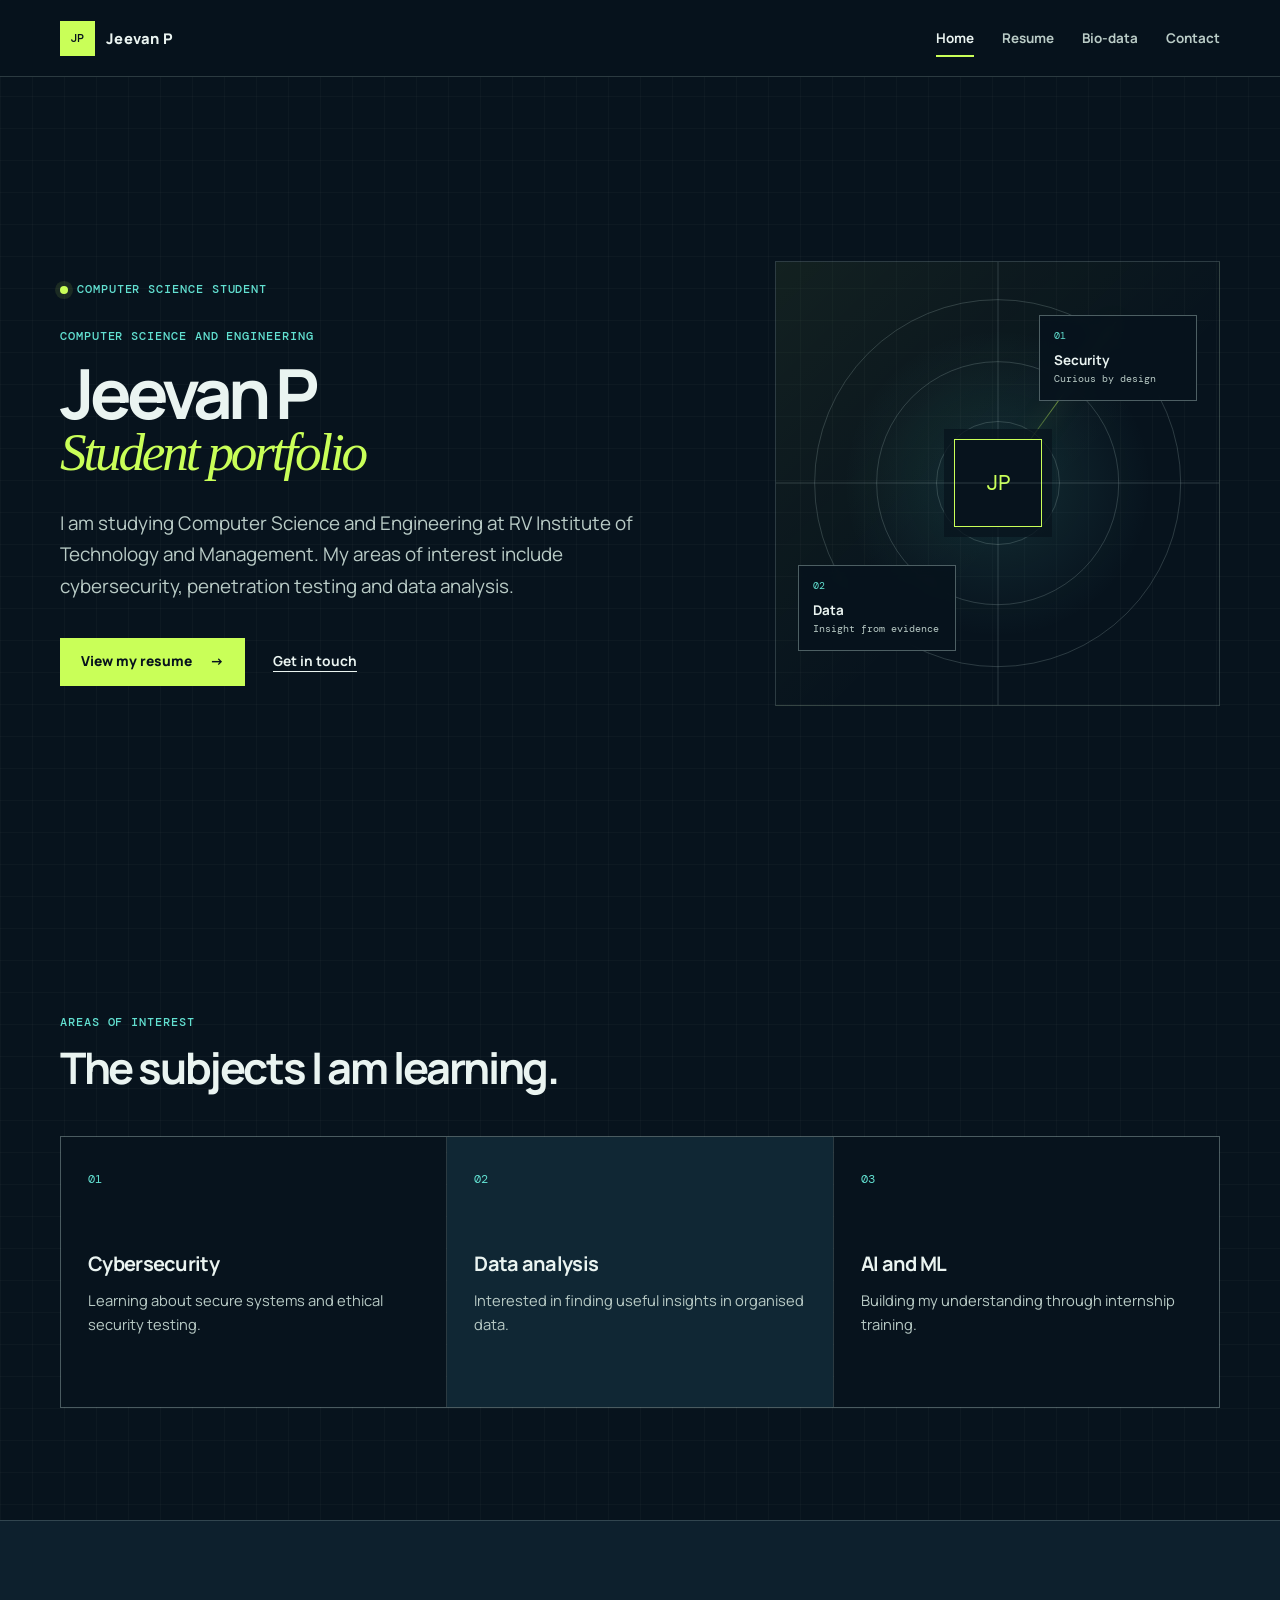
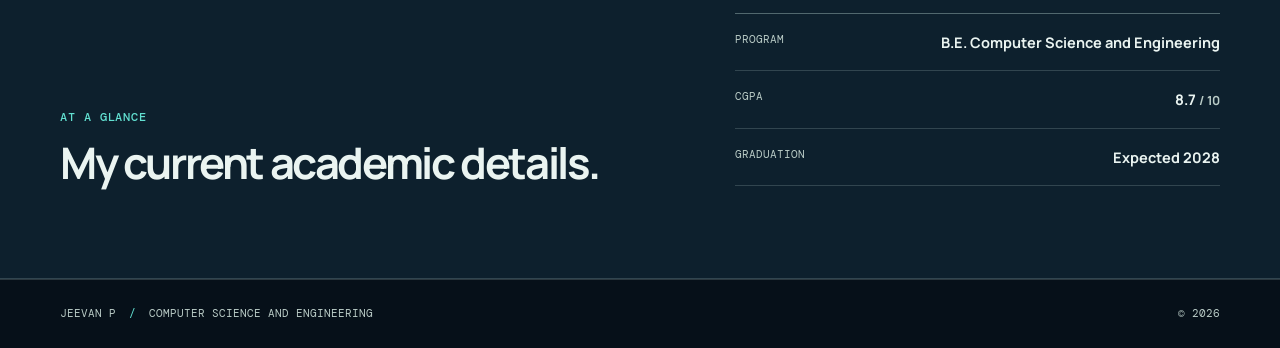
<file: index.html>
<!doctype html>
<html lang="en">
  <head>
    <meta charset="UTF-8" />
    <meta name="viewport" content="width=device-width, initial-scale=1.0" />
    <meta
      name="description"
      content="Portfolio of Jeevan P, a Computer Science and Engineering student at RV Institute of Technology and Management."
    />
    <title>Jeevan P | Portfolio</title>
    <link rel="stylesheet" href="style.css" />
  </head>
  <body class="page-home">
    <header class="site-header">
      <nav class="site-nav wrap" aria-label="Primary navigation">
        <a class="brand" href="index.html" aria-label="Jeevan P home">
          <span class="brand-mark">JP</span><span>Jeevan P</span>
        </a>
        <button
          class="nav-toggle"
          type="button"
          aria-expanded="false"
          aria-controls="primary-navigation"
          aria-label="Open navigation menu"
        >
          <span></span><span></span><span></span>
        </button>
        <div class="nav-links" id="primary-navigation">
          <a class="active" aria-current="page" href="index.html">Home</a>
          <a href="resume.html">Resume</a>
          <a href="bio-data.html">Bio-data</a>
          <a href="contact.html">Contact</a>
        </div>
      </nav>
    </header>

    <main>
      <section class="hero wrap">
        <div class="hero-copy">
          <p class="eyebrow"><span class="status-dot"></span> Computer Science student</p>
          <p class="terminal-label">Computer Science and Engineering</p>
          <h1>Jeevan P <em>Student portfolio</em></h1>
          <p class="hero-intro">
            I am studying Computer Science and Engineering at RV Institute of
            Technology and Management. My areas of interest include
            cybersecurity, penetration testing and data analysis.
          </p>
          <div class="hero-actions">
            <a class="button button-primary" href="resume.html">View my resume <span aria-hidden="true">&rarr;</span></a>
            <a class="text-link" href="contact.html">Get in touch</a>
          </div>
        </div>

        <div class="hero-visual" aria-label="Jeevan's current focus areas">
          <div class="radar-ring ring-one"></div>
          <div class="radar-ring ring-two"></div>
          <div class="radar-ring ring-three"></div>
          <div class="radar-sweep"></div>
          <div class="core-mark">JP</div>
          <div class="signal-card signal-top">
            <span class="signal-number">01</span><strong>Security</strong><small>Curious by design</small>
          </div>
          <div class="signal-card signal-bottom">
            <span class="signal-number">02</span><strong>Data</strong><small>Insight from evidence</small>
          </div>
        </div>
      </section>

      <section class="focus-section wrap" aria-labelledby="focus-heading">
        <div class="section-heading">
          <p class="terminal-label">Areas of interest</p>
          <h2 id="focus-heading">The subjects I am learning.</h2>
        </div>
        <div class="focus-grid">
          <article class="focus-card">
            <span class="card-index">01</span>
            <h3>Cybersecurity</h3>
            <p>Learning about secure systems and ethical security testing.</p>
          </article>
          <article class="focus-card featured">
            <span class="card-index">02</span>
            <h3>Data analysis</h3>
            <p>Interested in finding useful insights in organised data.</p>
          </article>
          <article class="focus-card">
            <span class="card-index">03</span>
            <h3>AI and ML</h3>
            <p>Building my understanding through internship training.</p>
          </article>
        </div>
      </section>

      <section class="snapshot-section">
        <div class="wrap snapshot-grid">
          <div>
            <p class="terminal-label">At a glance</p>
            <h2>My current academic details.</h2>
          </div>
          <dl class="metrics">
            <div><dt>Program</dt><dd>B.E. Computer Science and Engineering</dd></div>
            <div><dt>CGPA</dt><dd>8.7 <span>/ 10</span></dd></div>
            <div><dt>Graduation</dt><dd>Expected 2028</dd></div>
          </dl>
        </div>
      </section>
    </main>

    <footer class="site-footer">
      <div class="wrap footer-inner">
        <span>Jeevan P <span class="footer-divider">/</span> Computer Science and Engineering</span>
        <span>&copy; <span id="year"></span></span>
      </div>
    </footer>
    <script src="script.js"></script>
  </body>
</html>
</file>
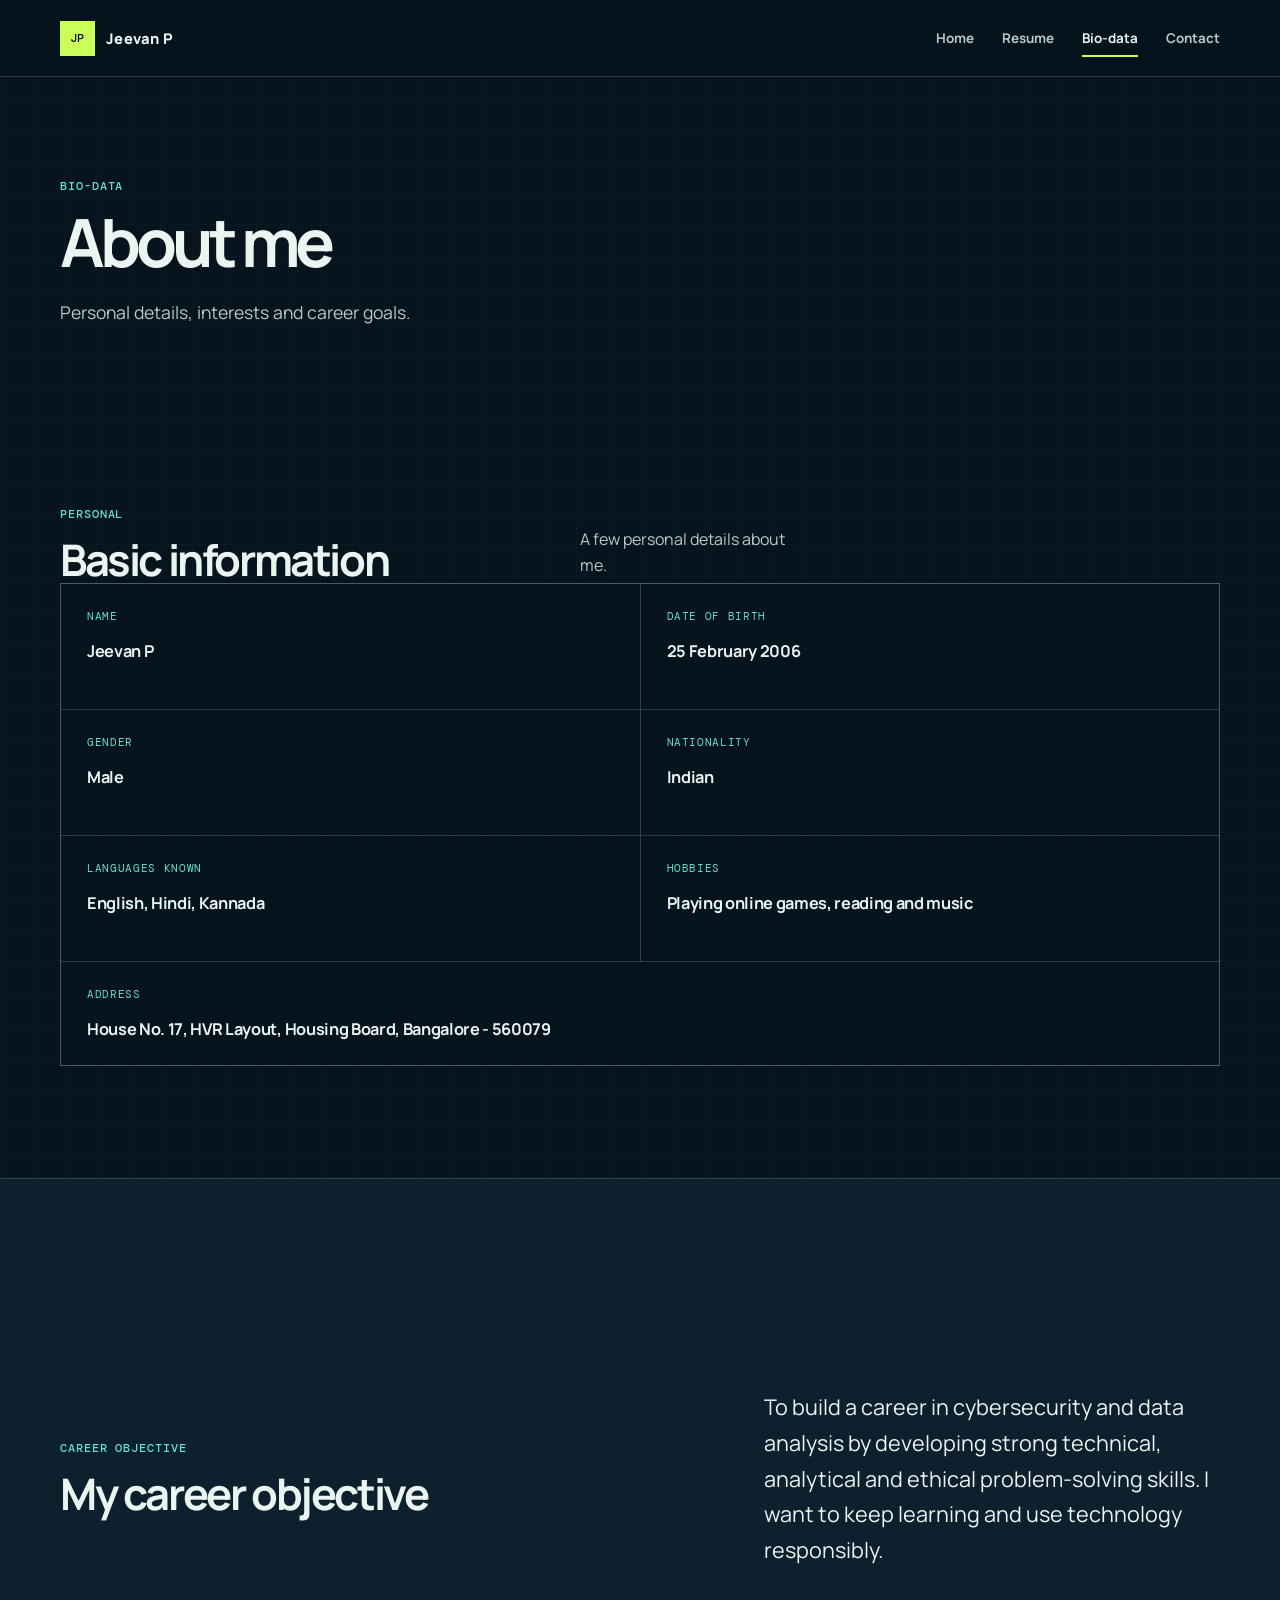
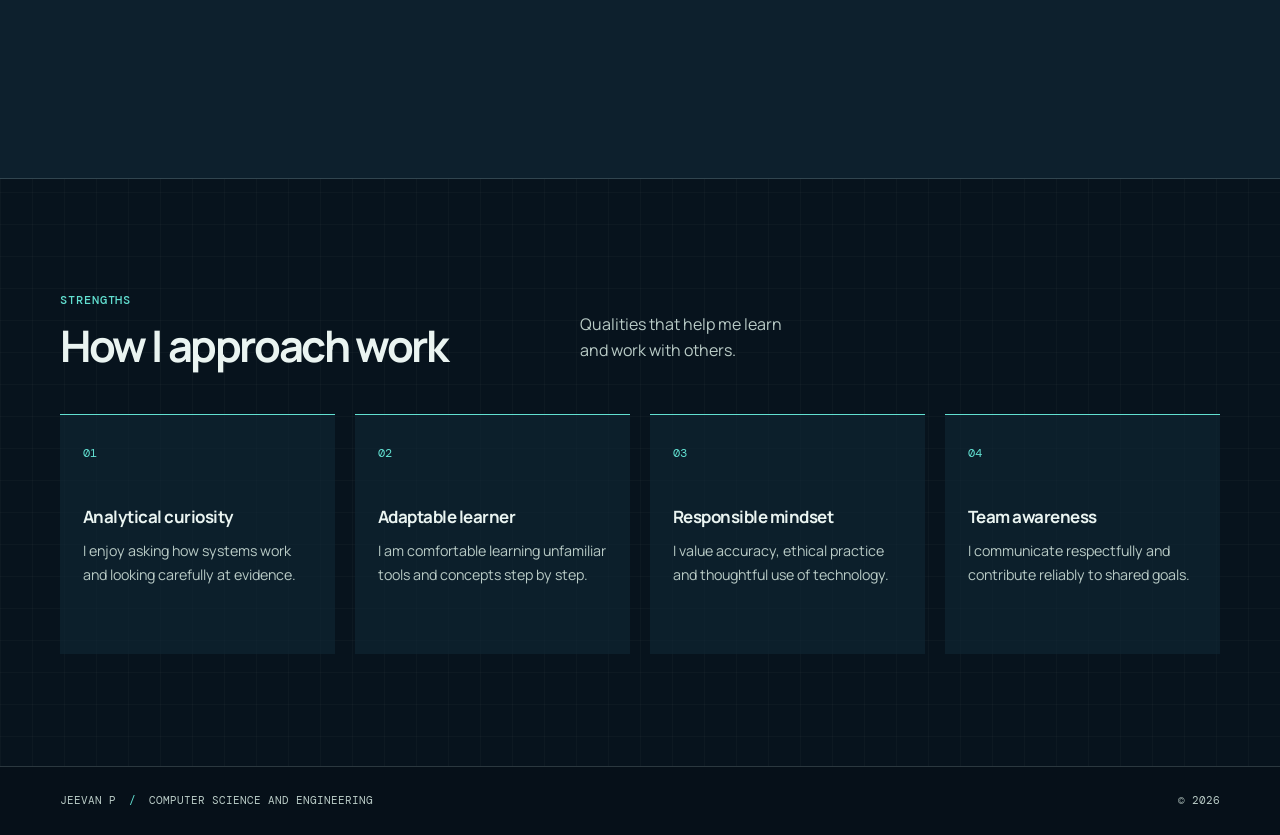
<file: bio-data.html>
<!doctype html>
<html lang="en">
  <head>
    <meta charset="UTF-8" />
    <meta name="viewport" content="width=device-width, initial-scale=1.0" />
    <meta name="description" content="Bio-data for Jeevan P." />
    <title>Jeevan P | Bio-data</title>
    <link rel="stylesheet" href="style.css" />
  </head>
  <body>
    <header class="site-header">
      <nav class="site-nav wrap" aria-label="Primary navigation">
        <a class="brand" href="index.html" aria-label="Jeevan P home"><span class="brand-mark">JP</span><span>Jeevan P</span></a>
        <button class="nav-toggle" type="button" aria-expanded="false" aria-controls="primary-navigation" aria-label="Open navigation menu"><span></span><span></span><span></span></button>
        <div class="nav-links" id="primary-navigation">
          <a href="index.html">Home</a><a href="resume.html">Resume</a><a class="active" aria-current="page" href="bio-data.html">Bio-data</a><a href="contact.html">Contact</a>
        </div>
      </nav>
    </header>

    <main>
      <section class="page-intro wrap">
        <p class="terminal-label">Bio-data</p>
        <h1>About me</h1>
        <p>Personal details, interests and career goals.</p>
      </section>

      <section class="content-section wrap" aria-labelledby="personal-heading">
        <div class="section-heading split-heading">
          <div><p class="terminal-label">Personal</p><h2 id="personal-heading">Basic information</h2></div>
          <p>A few personal details about me.</p>
        </div>
        <dl class="data-grid">
          <div><dt>Name</dt><dd>Jeevan P</dd></div>
          <div><dt>Date of birth</dt><dd>25 February 2006</dd></div>
          <div><dt>Gender</dt><dd>Male</dd></div>
          <div><dt>Nationality</dt><dd>Indian</dd></div>
          <div><dt>Languages known</dt><dd>English, Hindi, Kannada</dd></div>
          <div><dt>Hobbies</dt><dd>Playing online games, reading and music</dd></div>
          <div class="data-wide"><dt>Address</dt><dd>House No. 17, HVR Layout, Housing Board, Bangalore - 560079</dd></div>
        </dl>
      </section>

      <section class="content-section surface-section" aria-labelledby="aim-heading">
        <div class="wrap goal-grid">
          <div>
            <p class="terminal-label">Career objective</p>
            <h2 id="aim-heading">My career objective</h2>
          </div>
          <p class="goal-copy">
            To build a career in cybersecurity and data analysis by developing
            strong technical, analytical and ethical problem-solving skills. I
            want to keep learning and use technology responsibly.
          </p>
        </div>
      </section>

      <section class="content-section wrap" aria-labelledby="strengths-heading">
        <div class="section-heading split-heading">
          <div><p class="terminal-label">Strengths</p><h2 id="strengths-heading">How I approach work</h2></div>
          <p>Qualities that help me learn and work with others.</p>
        </div>
        <div class="strength-grid">
          <article><span>01</span><h3>Analytical curiosity</h3><p>I enjoy asking how systems work and looking carefully at evidence.</p></article>
          <article><span>02</span><h3>Adaptable learner</h3><p>I am comfortable learning unfamiliar tools and concepts step by step.</p></article>
          <article><span>03</span><h3>Responsible mindset</h3><p>I value accuracy, ethical practice and thoughtful use of technology.</p></article>
          <article><span>04</span><h3>Team awareness</h3><p>I communicate respectfully and contribute reliably to shared goals.</p></article>
        </div>
      </section>
    </main>

    <footer class="site-footer"><div class="wrap footer-inner"><span>Jeevan P <span class="footer-divider">/</span> Computer Science and Engineering</span><span>&copy; <span id="year"></span></span></div></footer>
    <script src="script.js"></script>
  </body>
</html>
</file>
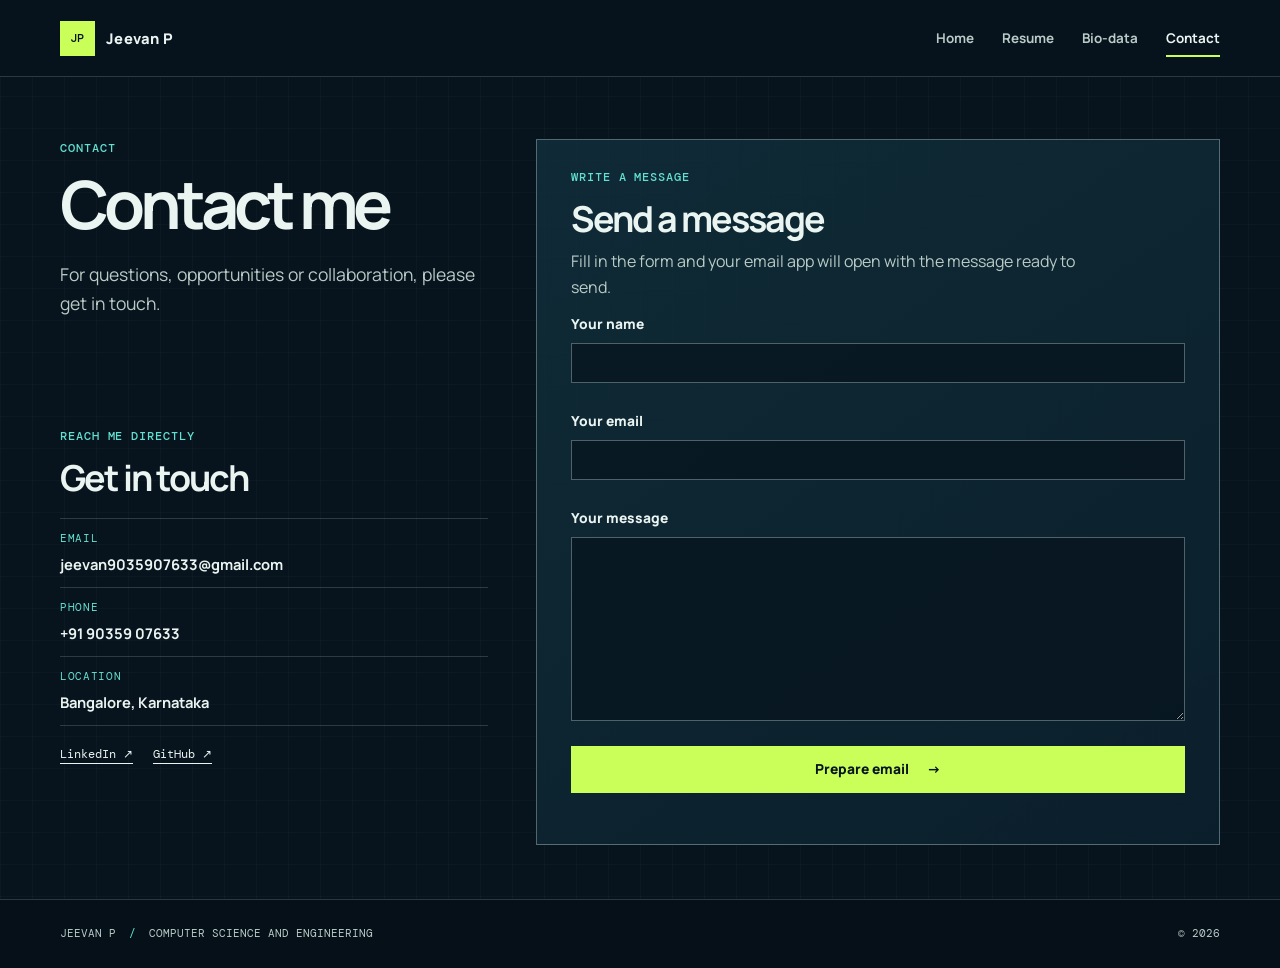
<file: contact.html>
<!doctype html>
<html lang="en">
  <head>
    <meta charset="UTF-8" />
    <meta name="viewport" content="width=device-width, initial-scale=1.0" />
    <meta name="description" content="Contact details for Jeevan P." />
    <title>Jeevan P | Contact</title>
    <link rel="stylesheet" href="style.css" />
  </head>
  <body class="page-contact">
    <header class="site-header">
      <nav class="site-nav wrap" aria-label="Primary navigation">
        <a class="brand" href="index.html" aria-label="Jeevan P home"><span class="brand-mark">JP</span><span>Jeevan P</span></a>
        <button class="nav-toggle" type="button" aria-expanded="false" aria-controls="primary-navigation" aria-label="Open navigation menu"><span></span><span></span><span></span></button>
        <div class="nav-links" id="primary-navigation">
          <a href="index.html">Home</a><a href="resume.html">Resume</a><a href="bio-data.html">Bio-data</a><a class="active" aria-current="page" href="contact.html">Contact</a>
        </div>
      </nav>
    </header>

    <main class="contact-main">
      <div class="contact-page-grid wrap">
        <section class="page-intro">
          <p class="terminal-label">Contact</p>
          <h1>Contact me</h1>
          <p>For questions, opportunities or collaboration, please get in touch.</p>
        </section>

        <aside class="contact-aside">
          <p class="terminal-label">Reach me directly</p>
          <h2>Get in touch</h2>
          <div class="contact-stack">
            <a class="contact-card" href="mailto:jeevan9035907633@gmail.com"><span>Email</span><strong>jeevan9035907633@gmail.com</strong></a>
            <a class="contact-card" href="tel:+919035907633"><span>Phone</span><strong>+91 90359 07633</strong></a>
            <div class="contact-card"><span>Location</span><strong>Bangalore, Karnataka</strong></div>
          </div>
          <div class="social-links">
            <a href="https://www.linkedin.com/in/jeevan-p-300548373/" target="_blank" rel="noreferrer">LinkedIn <span aria-hidden="true">&nearr;</span></a>
            <a href="https://github.com/Jeevan-Shah" target="_blank" rel="noreferrer">GitHub <span aria-hidden="true">&nearr;</span></a>
          </div>
        </aside>

        <section class="contact-form-panel" aria-labelledby="message-heading">
          <p class="terminal-label">Write a message</p>
          <h2 id="message-heading">Send a message</h2>
          <p class="form-intro">Fill in the form and your email app will open with the message ready to send.</p>
          <form id="contactForm" novalidate>
            <div class="form-row"><label for="name">Your name</label><input type="text" id="name" name="name" autocomplete="name" required /><small class="error" id="nameError"></small></div>
            <div class="form-row"><label for="email">Your email</label><input type="email" id="email" name="email" autocomplete="email" required /><small class="error" id="emailError"></small></div>
            <div class="form-row"><label for="message">Your message</label><textarea id="message" name="message" rows="6" required></textarea><small class="error" id="messageError"></small></div>
            <button type="submit" class="button button-primary">Prepare email <span aria-hidden="true">&rarr;</span></button>
            <p id="successMessage" class="success" role="status" aria-live="polite"></p>
          </form>
        </section>
      </div>
    </main>

    <footer class="site-footer"><div class="wrap footer-inner"><span>Jeevan P <span class="footer-divider">/</span> Computer Science and Engineering</span><span>&copy; <span id="year"></span></span></div></footer>
    <script src="script.js"></script>
  </body>
</html>
</file>
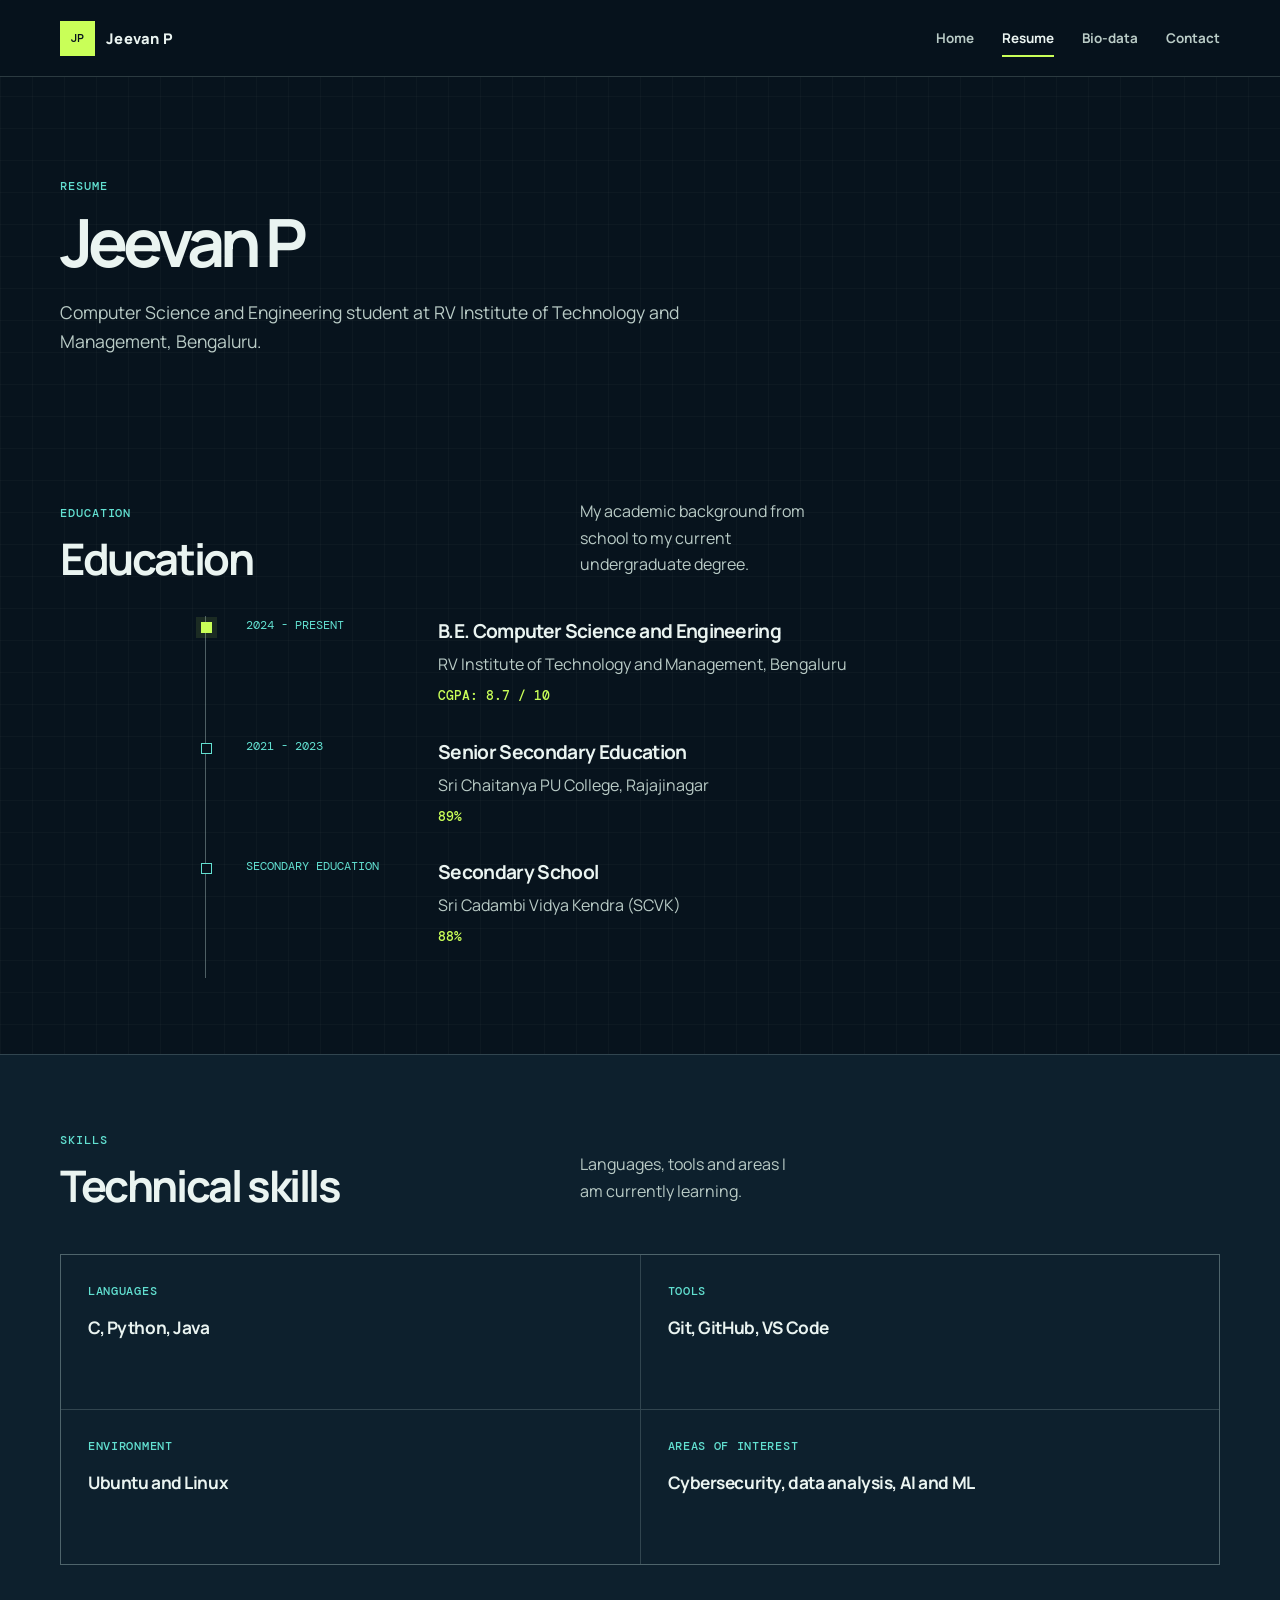
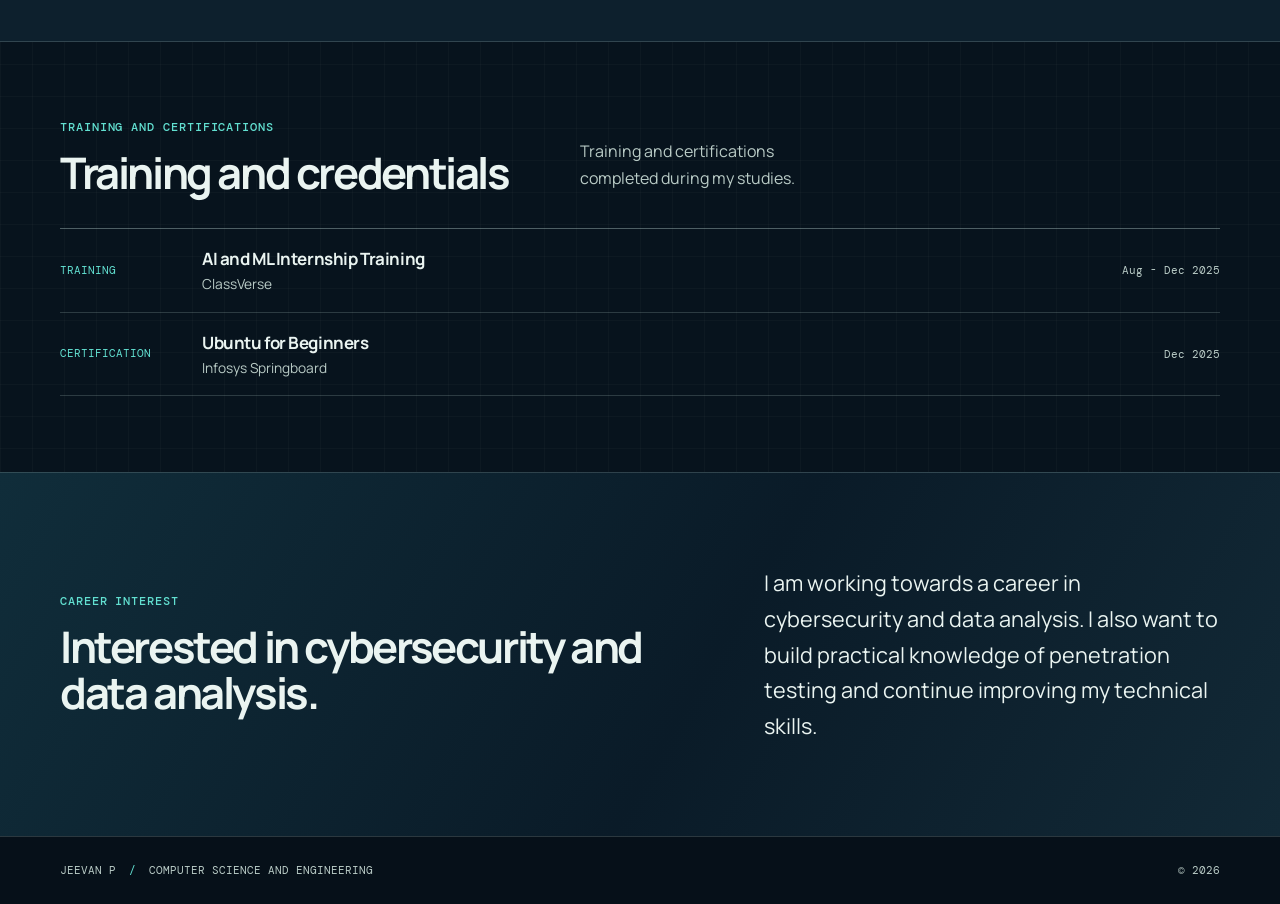
<file: resume.html>
<!doctype html>
<html lang="en">
  <head>
    <meta charset="UTF-8" />
    <meta name="viewport" content="width=device-width, initial-scale=1.0" />
    <meta
      name="description"
      content="Resume of Jeevan P, Computer Science and Engineering student at RV Institute of Technology and Management."
    />
    <title>Jeevan P | Resume</title>
    <link rel="stylesheet" href="style.css" />
  </head>
  <body class="page-resume">
    <header class="site-header">
      <nav class="site-nav wrap" aria-label="Primary navigation">
        <a class="brand" href="index.html" aria-label="Jeevan P home">
          <span class="brand-mark">JP</span><span>Jeevan P</span>
        </a>
        <button class="nav-toggle" type="button" aria-expanded="false" aria-controls="primary-navigation" aria-label="Open navigation menu">
          <span></span><span></span><span></span>
        </button>
        <div class="nav-links" id="primary-navigation">
          <a href="index.html">Home</a>
          <a class="active" aria-current="page" href="resume.html">Resume</a>
          <a href="bio-data.html">Bio-data</a>
          <a href="contact.html">Contact</a>
        </div>
      </nav>
    </header>

    <main>
      <section class="page-intro wrap">
        <p class="terminal-label">Resume</p>
        <h1>Jeevan P</h1>
        <p>
          Computer Science and Engineering student at RV Institute of Technology
          and Management, Bengaluru.
        </p>
      </section>

      <section class="content-section wrap" aria-labelledby="education-heading">
        <div class="section-heading split-heading">
          <div>
            <p class="terminal-label">Education</p>
            <h2 id="education-heading">Education</h2>
          </div>
          <p>My academic background from school to my current undergraduate degree.</p>
        </div>
        <div class="timeline">
          <article class="timeline-item active-item">
            <div class="timeline-date">2024 - Present</div>
            <div>
              <h3>B.E. Computer Science and Engineering</h3>
              <p>RV Institute of Technology and Management, Bengaluru</p>
              <strong>CGPA: 8.7 / 10</strong>
            </div>
          </article>
          <article class="timeline-item">
            <div class="timeline-date">2021 - 2023</div>
            <div>
              <h3>Senior Secondary Education</h3>
              <p>Sri Chaitanya PU College, Rajajinagar</p>
              <strong>89%</strong>
            </div>
          </article>
          <article class="timeline-item">
            <div class="timeline-date">Secondary Education</div>
            <div>
              <h3>Secondary School</h3>
              <p>Sri Cadambi Vidya Kendra (SCVK)</p>
              <strong>88%</strong>
            </div>
          </article>
        </div>
      </section>

      <section class="content-section surface-section" aria-labelledby="skills-heading">
        <div class="wrap">
          <div class="section-heading split-heading">
            <div>
              <p class="terminal-label">Skills</p>
              <h2 id="skills-heading">Technical skills</h2>
            </div>
            <p>Languages, tools and areas I am currently learning.</p>
          </div>
          <div class="skill-grid">
            <article class="skill-panel"><h3>Languages</h3><p>C, Python, Java</p></article>
            <article class="skill-panel"><h3>Tools</h3><p>Git, GitHub, VS Code</p></article>
            <article class="skill-panel"><h3>Environment</h3><p>Ubuntu and Linux</p></article>
            <article class="skill-panel"><h3>Areas of interest</h3><p>Cybersecurity, data analysis, AI and ML</p></article>
          </div>
        </div>
      </section>

      <section class="content-section wrap" aria-labelledby="experience-heading">
        <div class="section-heading split-heading">
          <div>
            <p class="terminal-label">Training and certifications</p>
            <h2 id="experience-heading">Training and credentials</h2>
          </div>
          <p>Training and certifications completed during my studies.</p>
        </div>
        <div class="credential-list">
          <article class="credential-item">
            <span class="credential-type">Training</span>
            <div><h3>AI and ML Internship Training</h3><p>ClassVerse</p></div>
            <time datetime="2025-08">Aug - Dec 2025</time>
          </article>
          <article class="credential-item">
            <span class="credential-type">Certification</span>
            <div><h3>Ubuntu for Beginners</h3><p>Infosys Springboard</p></div>
            <time datetime="2025-12">Dec 2025</time>
          </article>
        </div>
      </section>

      <section class="direction-section">
        <div class="wrap direction-layout">
          <div>
            <p class="terminal-label">Career interest</p>
            <h2>Interested in cybersecurity and data analysis.</h2>
          </div>
          <p>
            I am working towards a career in cybersecurity and data analysis. I
            also want to build practical knowledge of penetration testing and
            continue improving my technical skills.
          </p>
        </div>
      </section>
    </main>

    <footer class="site-footer"><div class="wrap footer-inner"><span>Jeevan P <span class="footer-divider">/</span> Computer Science and Engineering</span><span>&copy; <span id="year"></span></span></div></footer>
    <script src="script.js"></script>
  </body>
</html>
</file>
<file: style.css>
@import url("https://fonts.googleapis.com/css2?family=DM+Mono:wght@400;500&family=Manrope:wght@400;500;600;700;800&display=swap");

:root {
  --ink: #07131d;
  --ink-soft: #0d202d;
  --panel: #102734;
  --paper: #eaf4f1;
  --paper-dim: #b9cbc6;
  --lime: #c9ff58;
  --aqua: #62e0d1;
  --line: rgba(210, 238, 231, 0.18);
  --line-bright: rgba(210, 238, 231, 0.35);
  --danger: #ff9b9b;
  --radius: 4px;
  --wrap: 1160px;
}

* { box-sizing: border-box; margin: 0; padding: 0; }

html { scroll-behavior: smooth; }

body {
  min-width: 320px;
  color: var(--paper);
  background-color: var(--ink);
  background-image:
    linear-gradient(rgba(255, 255, 255, 0.025) 1px, transparent 1px),
    linear-gradient(90deg, rgba(255, 255, 255, 0.025) 1px, transparent 1px);
  background-size: 32px 32px;
  font-family: "Manrope", "Segoe UI", sans-serif;
  font-size: 16px;
  line-height: 1.65;
}

a { color: inherit; }

.wrap { width: min(calc(100% - 48px), var(--wrap)); margin: 0 auto; }

.site-header {
  position: sticky;
  top: 0;
  z-index: 20;
  border-bottom: 1px solid var(--line);
  background: rgba(7, 19, 29, 0.93);
  backdrop-filter: blur(14px);
}

.site-nav { min-height: 76px; display: flex; align-items: center; justify-content: space-between; gap: 32px; }

.brand { display: inline-flex; align-items: center; gap: 11px; font-size: 0.92rem; font-weight: 800; letter-spacing: 0.02em; text-decoration: none; }

.brand-mark {
  width: 35px;
  height: 35px;
  display: grid;
  place-items: center;
  color: var(--ink);
  background: var(--lime);
  font-family: "DM Mono", monospace;
  font-size: 0.78rem;
  font-weight: 500;
}

.nav-links { display: flex; align-items: center; gap: 28px; }

.nav-links a { position: relative; color: var(--paper-dim); font-size: 0.84rem; font-weight: 700; text-decoration: none; }

.nav-links a::after { position: absolute; right: 0; bottom: -8px; left: 0; height: 2px; content: ""; background: var(--lime); transform: scaleX(0); transform-origin: right; transition: transform 180ms ease; }

.nav-links a:hover, .nav-links a.active { color: var(--paper); }
.nav-links a:hover::after, .nav-links a.active::after { transform: scaleX(1); transform-origin: left; }

.nav-toggle { display: none; width: 42px; height: 42px; border: 1px solid var(--line); color: var(--paper); background: transparent; cursor: pointer; }
.nav-toggle span { display: block; width: 19px; height: 2px; margin: 4px auto; background: currentColor; transition: transform 180ms ease, opacity 180ms ease; }
.nav-toggle[aria-expanded="true"] span:nth-child(1) { transform: translateY(6px) rotate(45deg); }
.nav-toggle[aria-expanded="true"] span:nth-child(2) { opacity: 0; }
.nav-toggle[aria-expanded="true"] span:nth-child(3) { transform: translateY(-6px) rotate(-45deg); }

.hero { min-height: calc(100vh - 76px); display: grid; grid-template-columns: minmax(0, 1.05fr) minmax(340px, 0.85fr); align-items: center; gap: clamp(40px, 7vw, 108px); padding-top: 74px; padding-bottom: 86px; }
.eyebrow, .terminal-label { font-family: "DM Mono", Consolas, monospace; font-size: 0.72rem; font-weight: 500; letter-spacing: 0.08em; text-transform: uppercase; }
.eyebrow { display: flex; align-items: center; gap: 9px; color: var(--aqua); margin-bottom: 28px; }
.status-dot { width: 8px; height: 8px; border-radius: 50%; background: var(--lime); box-shadow: 0 0 0 5px rgba(201, 255, 88, 0.1); }
.terminal-label { color: var(--aqua); margin-bottom: 13px; }
.hero h1 { max-width: 700px; font-size: clamp(3rem, 5.4vw, 5.85rem); line-height: 0.98; letter-spacing: -0.075em; }
.hero h1 em { display: block; color: var(--lime); font-family: Georgia, "Times New Roman", serif; font-size: 0.77em; font-weight: 400; letter-spacing: -0.06em; }
.hero-intro { max-width: 590px; margin-top: 29px; color: var(--paper-dim); font-size: clamp(1.02rem, 1.5vw, 1.18rem); }
.hero-intro strong { color: var(--paper); }
.hero-actions { display: flex; align-items: center; gap: 28px; margin-top: 36px; }
.button { display: inline-flex; align-items: center; justify-content: center; gap: 18px; min-height: 48px; padding: 11px 20px; border: 1px solid transparent; font: inherit; font-size: 0.86rem; font-weight: 800; text-decoration: none; cursor: pointer; transition: transform 180ms ease, background-color 180ms ease, color 180ms ease; }
.button:hover { transform: translateY(-2px); }
.button-primary { color: var(--ink); background: var(--lime); }
.button-primary:hover { background: var(--aqua); }
.text-link { color: var(--paper); font-size: 0.86rem; font-weight: 700; text-decoration-thickness: 1px; text-underline-offset: 5px; }
.text-link:hover { color: var(--aqua); }

.hero-visual { position: relative; width: min(100%, 445px); aspect-ratio: 1; margin-left: auto; border: 1px solid var(--line); overflow: hidden; background: radial-gradient(circle at center, rgba(98, 224, 209, 0.12), transparent 49%), linear-gradient(135deg, rgba(201, 255, 88, 0.06), transparent 58%); }
.hero-visual::before, .hero-visual::after { position: absolute; inset: 50%; width: 1px; height: 135%; content: ""; background: var(--line); transform: translate(-50%, -50%); }
.hero-visual::after { width: 135%; height: 1px; }
.radar-ring { position: absolute; top: 50%; left: 50%; border: 1px solid var(--line); border-radius: 50%; transform: translate(-50%, -50%); }
.ring-one { width: 28%; aspect-ratio: 1; }
.ring-two { width: 55%; aspect-ratio: 1; }
.ring-three { width: 83%; aspect-ratio: 1; }
.radar-sweep { position: absolute; top: 5%; bottom: 50%; left: 50%; width: 1px; background: linear-gradient(var(--lime), transparent); box-shadow: 0 0 20px rgba(201, 255, 88, 0.55); transform-origin: bottom; transform: rotate(36deg); }
.core-mark { position: absolute; top: 50%; left: 50%; width: 88px; aspect-ratio: 1; display: grid; place-items: center; border: 1px solid var(--lime); color: var(--lime); background: var(--ink); box-shadow: 0 0 0 10px rgba(7, 19, 29, 0.75); transform: translate(-50%, -50%); font-family: "DM Mono", monospace; font-size: 1.4rem; }
.signal-card { position: absolute; z-index: 2; display: grid; width: 158px; padding: 12px 14px; border: 1px solid var(--line-bright); color: var(--paper); background: rgba(7, 19, 29, 0.92); backdrop-filter: blur(6px); }
.signal-card strong { font-size: 0.84rem; }
.signal-card small, .signal-number { color: var(--paper-dim); font-family: "DM Mono", monospace; font-size: 0.64rem; }
.signal-number { color: var(--aqua); margin-bottom: 4px; }
.signal-top { top: 12%; right: 5%; }
.signal-bottom { bottom: 12%; left: 5%; }

.focus-section, .content-section { padding-top: 112px; padding-bottom: 112px; }
.section-heading { max-width: 750px; }
.section-heading h2, .snapshot-section h2, .direction-layout h2, .goal-grid h2 { font-size: clamp(2rem, 3.4vw, 3.35rem); line-height: 1.06; letter-spacing: -0.055em; }
.section-heading > p:last-child { color: var(--paper-dim); }
.focus-grid { display: grid; grid-template-columns: repeat(3, 1fr); gap: 1px; margin-top: 45px; border: 1px solid var(--line); background: var(--line); }
.focus-card { min-height: 270px; padding: 27px; background: var(--ink); transition: background-color 180ms ease; }
.focus-card:hover, .focus-card.featured { background: var(--panel); }
.card-index { color: var(--aqua); font-family: "DM Mono", monospace; font-size: 0.72rem; }
.focus-card h3 { margin-top: 56px; font-size: 1.25rem; letter-spacing: -0.035em; }
.focus-card p { margin-top: 8px; color: var(--paper-dim); font-size: 0.92rem; }

.snapshot-section, .surface-section { background: var(--ink-soft); }
.snapshot-section { border-top: 1px solid var(--line); border-bottom: 1px solid var(--line); }
.snapshot-grid { display: grid; grid-template-columns: minmax(0, 1fr) minmax(370px, 0.8fr); align-items: end; gap: 68px; padding-top: 92px; padding-bottom: 92px; }
.snapshot-grid h2 { max-width: 570px; }
.metrics { border-top: 1px solid var(--line-bright); }
.metrics div { display: flex; justify-content: space-between; gap: 20px; padding: 16px 0; border-bottom: 1px solid var(--line); }
.metrics dt { color: var(--paper-dim); font-family: "DM Mono", monospace; font-size: 0.69rem; text-transform: uppercase; }
.metrics dd { max-width: 63%; text-align: right; font-size: 0.91rem; font-weight: 700; }
.metrics dd span { color: var(--paper-dim); font-size: 0.78rem; }

.page-intro { max-width: 1160px; padding-top: 100px; padding-bottom: 66px; }
.page-intro h1 { max-width: 780px; margin-top: 12px; font-size: clamp(3rem, 5.2vw, 5.4rem); line-height: 0.98; letter-spacing: -0.075em; }
.page-intro > p:last-child { max-width: 680px; margin-top: 24px; color: var(--paper-dim); font-size: 1.1rem; }
.split-heading { display: grid; grid-template-columns: minmax(0, 1fr) minmax(230px, 0.46fr); align-items: end; gap: 50px; }
.split-heading > p { padding-bottom: 5px; }

.timeline { max-width: 870px; margin: 55px auto 0; border-left: 1px solid var(--line-bright); }
.timeline-item { position: relative; display: grid; grid-template-columns: 160px minmax(0, 1fr); gap: 32px; padding: 0 0 47px 40px; }
.timeline-item::before { position: absolute; top: 6px; left: -5px; width: 9px; height: 9px; border: 1px solid var(--aqua); content: ""; background: var(--ink); }
.timeline-item.active-item::before { background: var(--lime); border-color: var(--lime); box-shadow: 0 0 0 5px rgba(201, 255, 88, 0.1); }
.timeline-item:last-child { padding-bottom: 0; }
.timeline-date { color: var(--aqua); font-family: "DM Mono", monospace; font-size: 0.72rem; text-transform: uppercase; }
.timeline-item h3 { font-size: 1.2rem; letter-spacing: -0.035em; }
.timeline-item p { margin-top: 3px; color: var(--paper-dim); }
.timeline-item strong { display: inline-block; margin-top: 8px; color: var(--lime); font-family: "DM Mono", monospace; font-size: 0.8rem; font-weight: 500; }

.surface-section { border-top: 1px solid var(--line); border-bottom: 1px solid var(--line); }
.skill-grid { display: grid; grid-template-columns: repeat(2, 1fr); gap: 1px; margin-top: 45px; border: 1px solid var(--line); background: var(--line); }
.skill-panel { min-height: 154px; padding: 27px; background: var(--ink-soft); }
.skill-panel h3 { color: var(--aqua); font-family: "DM Mono", monospace; font-size: 0.72rem; font-weight: 500; letter-spacing: 0.06em; text-transform: uppercase; }
.skill-panel p { margin-top: 13px; font-size: 1.08rem; font-weight: 700; letter-spacing: -0.025em; }

.credential-list { margin-top: 48px; border-top: 1px solid var(--line-bright); }
.credential-item { display: grid; grid-template-columns: 118px minmax(0, 1fr) 135px; gap: 24px; align-items: center; padding: 23px 0; border-bottom: 1px solid var(--line); }
.credential-type { color: var(--aqua); font-family: "DM Mono", monospace; font-size: 0.66rem; text-transform: uppercase; }
.credential-item h3 { font-size: 1.06rem; letter-spacing: -0.025em; }
.credential-item p, .credential-item time { color: var(--paper-dim); font-size: 0.86rem; }
.credential-item time { text-align: right; font-family: "DM Mono", monospace; font-size: 0.69rem; }

.page-resume .content-section { padding-top: 76px; padding-bottom: 76px; }
.page-resume .timeline { margin-top: 34px; }
.page-resume .timeline-item { padding-bottom: 29px; }
.page-resume .credential-list { margin-top: 32px; }
.page-resume .credential-item { padding-top: 16px; padding-bottom: 16px; }

.direction-section { border-top: 1px solid var(--line); background: linear-gradient(120deg, #102d3a, #0a1b28 55%, #122936); }
.direction-layout, .goal-grid { display: grid; grid-template-columns: 1fr minmax(300px, 0.73fr); gap: 80px; align-items: center; padding-top: 92px; padding-bottom: 92px; }
.direction-layout > p, .goal-copy { color: var(--paper); font-size: clamp(1.1rem, 1.8vw, 1.35rem); line-height: 1.65; }

.data-grid { display: grid; grid-template-columns: repeat(2, 1fr); gap: 1px; border: 1px solid var(--line); background: var(--line); }
.data-grid div { min-height: 125px; padding: 23px 26px; background: var(--ink); }
.data-grid .data-wide { grid-column: 1 / -1; min-height: auto; }
.data-grid dt { color: var(--aqua); font-family: "DM Mono", monospace; font-size: 0.69rem; letter-spacing: 0.06em; text-transform: uppercase; }
.data-grid dd { margin-top: 12px; font-size: 1.02rem; font-weight: 700; letter-spacing: -0.02em; }
.goal-grid { padding-top: 98px; padding-bottom: 98px; }
.strength-grid { display: grid; grid-template-columns: repeat(4, 1fr); gap: 20px; margin-top: 45px; }
.strength-grid article { min-height: 240px; padding: 23px; border-top: 1px solid var(--aqua); background: rgba(16, 39, 52, 0.6); }
.strength-grid span { color: var(--aqua); font-family: "DM Mono", monospace; font-size: 0.72rem; }
.strength-grid h3 { margin-top: 39px; font-size: 1.06rem; letter-spacing: -0.03em; }
.strength-grid p { margin-top: 8px; color: var(--paper-dim); font-size: 0.89rem; }

.contact-layout { display: grid; grid-template-columns: minmax(265px, 0.77fr) minmax(0, 1.23fr); gap: 75px; align-items: start; }
.contact-aside h2, .contact-form-panel h2 { margin-top: 12px; font-size: clamp(1.8rem, 2.8vw, 2.65rem); line-height: 1.05; letter-spacing: -0.055em; }
.contact-stack { margin-top: 34px; border-top: 1px solid var(--line); }
.contact-card { display: block; padding: 17px 0; border-bottom: 1px solid var(--line); text-decoration: none; }
.contact-card span { display: block; color: var(--aqua); font-family: "DM Mono", monospace; font-size: 0.67rem; letter-spacing: 0.06em; text-transform: uppercase; }
.contact-card strong { display: block; margin-top: 4px; color: var(--paper); font-size: 0.92rem; overflow-wrap: anywhere; }
a.contact-card:hover strong { color: var(--lime); }
.social-links { display: flex; flex-wrap: wrap; gap: 20px; margin-top: 27px; }
.social-links a { color: var(--paper); font-family: "DM Mono", monospace; font-size: 0.76rem; text-underline-offset: 5px; }
.social-links a:hover { color: var(--aqua); }
.contact-form-panel { padding: clamp(26px, 5vw, 52px); border: 1px solid var(--line-bright); background: linear-gradient(145deg, rgba(16, 44, 56, 0.94), rgba(11, 31, 43, 0.98)); }
.form-intro { max-width: 510px; margin-top: 15px; color: var(--paper-dim); }
.form-row { margin-top: 22px; }
label { display: block; margin-bottom: 7px; color: var(--paper); font-size: 0.86rem; font-weight: 800; }
input, textarea { width: 100%; border: 1px solid var(--line-bright); border-radius: 0; outline: none; color: var(--paper); background: rgba(7, 19, 29, 0.7); font: inherit; }
input { height: 46px; padding: 0 12px; }
textarea { min-height: 135px; padding: 12px; resize: vertical; }
input:focus, textarea:focus { border-color: var(--lime); box-shadow: 0 0 0 3px rgba(201, 255, 88, 0.1); }
.error { display: block; min-height: 18px; margin-top: 4px; color: var(--danger); font-size: 0.76rem; }
.contact-form-panel .button { width: 100%; margin-top: 8px; }
.success { min-height: 20px; margin-top: 12px; color: var(--aqua); font-size: 0.82rem; }

.contact-page-grid { display: grid; grid-template-columns: minmax(265px, 0.77fr) minmax(0, 1.23fr); grid-template-rows: auto auto; column-gap: 48px; align-items: start; padding-top: 62px; padding-bottom: 54px; }
.page-contact .page-intro { width: auto; grid-column: 1; grid-row: 1; padding: 0 0 28px; }
.page-contact .contact-aside { grid-column: 1; grid-row: 2; }
.page-contact .contact-form-panel { grid-column: 2; grid-row: 1 / span 2; }
.page-contact .contact-stack { margin-top: 22px; }
.page-contact .contact-card { padding: 11px 0; }
.page-contact .social-links { margin-top: 18px; }
.page-contact .contact-form-panel { padding: 28px 34px; }
.page-contact .form-intro { margin-top: 10px; }
.page-contact .form-row { margin-top: 13px; }
.page-contact input { height: 40px; }
.page-contact textarea { min-height: 92px; }
.page-contact .error { min-height: 12px; margin-top: 2px; }
.page-contact .contact-form-panel .button { min-height: 42px; margin-top: 4px; }
.page-contact .success { min-height: 16px; margin-top: 7px; }

.site-footer { border-top: 1px solid var(--line); background: #061019; }
.footer-inner { display: flex; justify-content: space-between; gap: 20px; padding-top: 25px; padding-bottom: 25px; color: var(--paper-dim); font-family: "DM Mono", monospace; font-size: 0.68rem; text-transform: uppercase; }
.footer-divider { color: var(--aqua); padding: 0 6px; }

@media (max-width: 850px) {
  .nav-toggle { display: block; }
  .nav-links { position: absolute; top: 76px; right: 0; left: 0; display: none; padding: 15px 24px 23px; border-bottom: 1px solid var(--line); background: #08151f; }
  .nav-links.open { display: grid; gap: 0; }
  .nav-links a { padding: 11px 0; }
  .nav-links a::after { right: auto; width: 25px; bottom: 6px; }
  .hero { grid-template-columns: 1fr; padding-top: 78px; }
  .hero-visual { width: min(100%, 410px); margin: 10px auto 0; }
  .split-heading, .snapshot-grid, .direction-layout, .goal-grid, .contact-layout { grid-template-columns: 1fr; gap: 28px; }
  .snapshot-grid { align-items: start; }
  .strength-grid { grid-template-columns: repeat(2, 1fr); }
  .contact-layout { gap: 50px; }
}

@media (max-width: 620px) {
  .wrap { width: min(calc(100% - 32px), var(--wrap)); }
  .site-nav { min-height: 67px; }
  .nav-links { top: 67px; }
  .hero { min-height: auto; padding-top: 62px; padding-bottom: 72px; }
  .hero h1, .page-intro h1 { font-size: clamp(2.8rem, 14vw, 4.3rem); }
  .hero-actions { align-items: flex-start; flex-direction: column; gap: 19px; }
  .hero-visual { aspect-ratio: 1 / 1.08; }
  .signal-top { right: 5%; }
  .signal-bottom { left: 5%; }
  .focus-section, .content-section { padding-top: 74px; padding-bottom: 74px; }
  .focus-grid, .skill-grid, .data-grid { grid-template-columns: 1fr; }
  .focus-card { min-height: 210px; }
  .data-grid .data-wide { grid-column: auto; }
  .snapshot-grid, .direction-layout, .goal-grid { padding-top: 68px; padding-bottom: 68px; }
  .page-intro { padding-top: 68px; padding-bottom: 38px; }
  .timeline { margin-top: 39px; }
  .timeline-item { grid-template-columns: 1fr; gap: 7px; padding-left: 27px; }
  .credential-item { grid-template-columns: 1fr; gap: 4px; }
  .credential-item time { text-align: left; }
  .strength-grid { grid-template-columns: 1fr; gap: 1px; border: 1px solid var(--line); background: var(--line); }
  .strength-grid article { min-height: auto; background: var(--ink-soft); }
  .strength-grid h3 { margin-top: 22px; }
  .footer-inner { align-items: flex-start; flex-direction: column; gap: 4px; }
  .page-resume .content-section { padding-top: 54px; padding-bottom: 54px; }
  .page-resume .timeline { margin-top: 28px; }
  .page-resume .timeline-item { padding-bottom: 22px; }
  .page-resume .credential-list { margin-top: 25px; }
  .contact-page-grid { display: block; padding-top: 48px; padding-bottom: 48px; }
  .page-contact .page-intro { padding-bottom: 24px; }
  .page-contact .contact-aside { margin-bottom: 34px; }
  .page-contact .contact-form-panel { padding: 24px 20px; }
}

@media (prefers-reduced-motion: reduce) {
  *, *::before, *::after { scroll-behavior: auto !important; transition-duration: 0.01ms !important; animation-duration: 0.01ms !important; }
}
</file>
